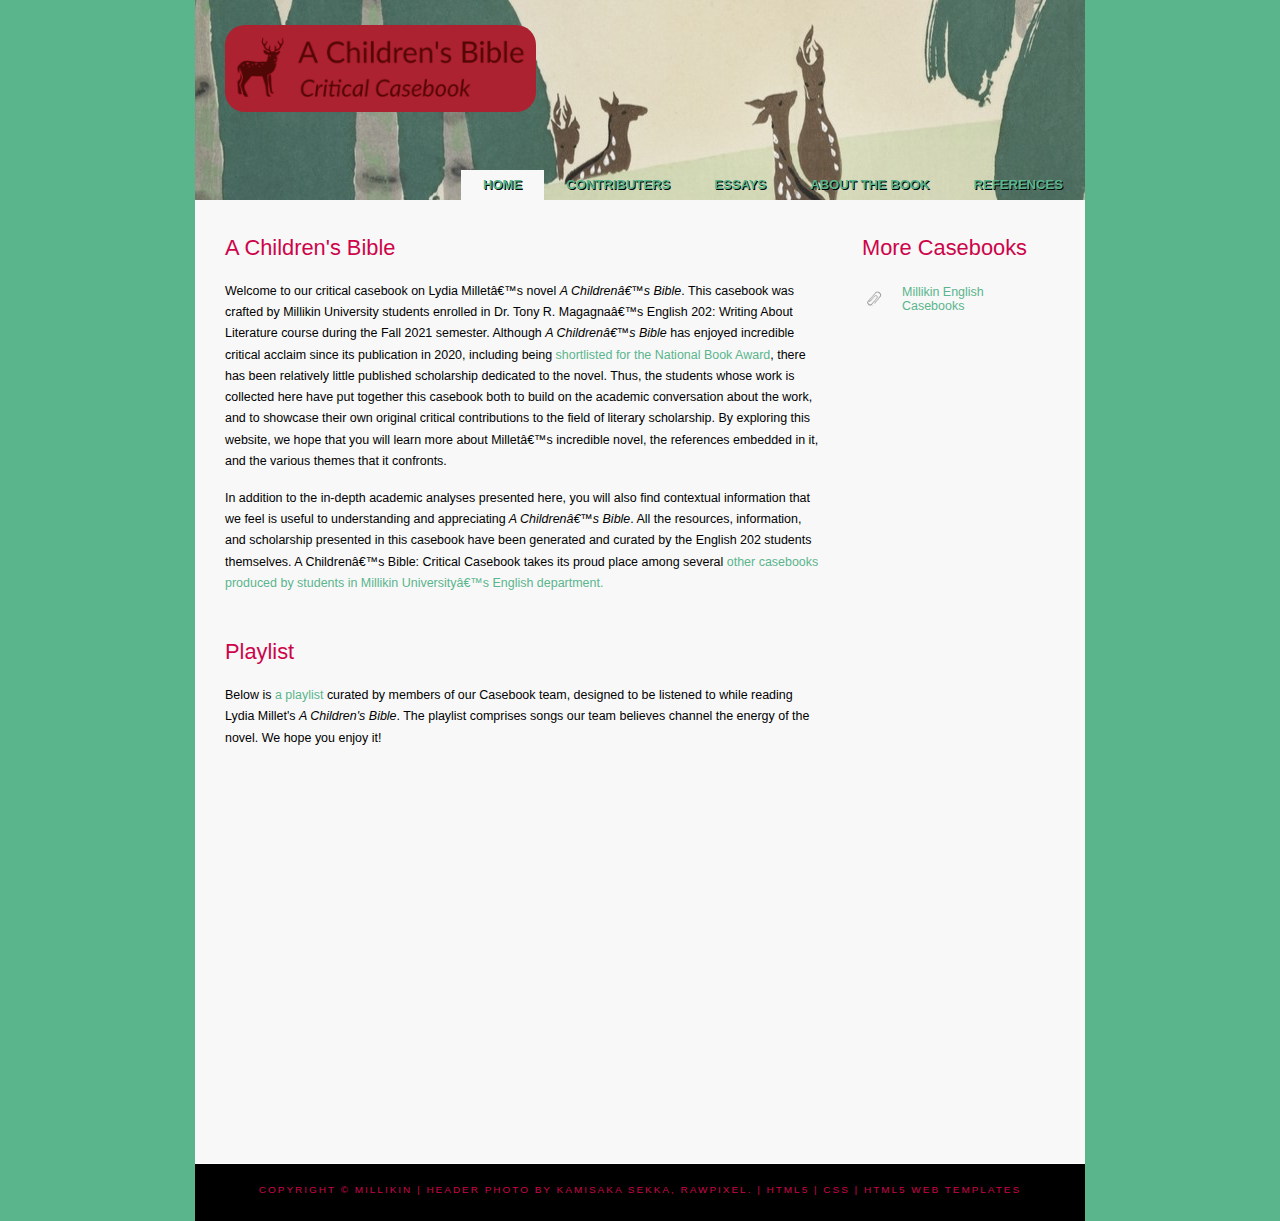
<file: index.html>
<!DOCTYPE HTML>
<html>

<head>
  <title>A Children's Bible Casebook</title>
  <meta name="description" content="A casebook about the book, A Children's Bible" />
  <meta name="keywords" content="children, casebook, bible, millet, lydia, climate change" />
  <meta http-equiv="content-type" content="text/html; charset=windows-1252" />
  <link rel="stylesheet" type="text/css" href="style/style.css" title="style" />
</head>

<body>
  <div id="main">
    <div id="header">
      <div id="logo">
        <div id="logo_text">
          <!-- class="logo_colour", allows you to change the colour of the text -->
            <img src="images/logo3.png" style="width:90%;margin-top:25px;border-radius:20px;">
          
        </div>
      </div>
      <div id="menubar">
        <ul id="menu">
          <!-- put class="selected" in the li tag for the selected page - to highlight which page you're on -->
          <li class="selected"><a href="index.html">Home</a></li>
          <li><a href="examples.html">Contributers</a></li>
          <li><a href="page.html">Essays</a></li>
          <li><a href="another_page.html">About The Book</a></li>
          <li><a href="contact.html">References</a></li>
        </ul>
      </div>
    </div>
    <div id="site_content">
      <div class="sidebar">
        <!-- insert your sidebar items here -->
        <h3 style="color: #cd044a">More Casebooks</h3>
        <ul>
          <li><a href="http://casebooks.millikinenglish.org/" target="_blank">Millikin English Casebooks</a></li>
        </ul>
      </div>
      <div id="content">
        <!-- insert the page content here -->
        <h1 style="color: #cd044a">A Children's Bible</h1>
        <p>Welcome to our critical casebook on Lydia Millet’s novel <i>A Children’s Bible</i>. This casebook was crafted by Millikin University students enrolled in Dr. Tony R. Magagna’s English 202: Writing About Literature course during the Fall 2021 semester. Although <i>A Children’s Bible</i> has enjoyed incredible critical acclaim since its publication in 2020, including being <a href="https://www.nationalbook.org/2020-national-book-awards-finalists-announced/" target="_blank">shortlisted for the National Book Award</a>, there has been relatively little published scholarship dedicated to the novel. Thus, the students whose work is collected here have put together this casebook both to build on the academic conversation about the work, and to showcase their own original critical contributions to the field of literary scholarship. By exploring this website, we hope that you will learn more about Millet’s incredible novel, the references embedded in it, and the various themes that it confronts.
</p>
        <p>In addition to the in-depth academic analyses presented here, you will also find contextual information that we feel is useful to understanding and appreciating<i> A Children’s Bible</i>. All the resources, information, and scholarship presented in this casebook have been generated and curated by the English 202 students themselves. A Children’s Bible: Critical Casebook takes its proud place among several <a href="http://casebooks.millikinenglish.org" target="_blank">other casebooks produced by students in Millikin University’s English department.</a></p>
          <br>
          <h3 style="color: #cd044a">Playlist</h3>
          <p>Below is <a href="https://open.spotify.com/playlist/5aW6RVhnXhyEakOJlLHXbF?si=a57138c862884b08">a playlist</a> curated by members of our Casebook team, designed to be listened to while reading Lydia Millet's <i>A Children's Bible</i>. The playlist comprises songs our team believes channel the energy of the novel. We hope you enjoy it!</p>
          <iframe src="https://open.spotify.com/embed/playlist/5aW6RVhnXhyEakOJlLHXbF?utm_source=generator" width="100%" height="380" frameBorder="0" allowfullscreen="" allow="autoplay; clipboard-write; encrypted-media; fullscreen; picture-in-picture"></iframe>
      </div>
    </div>
    <div id="content_footer"></div>
    <div id="footer">
      Copyright &copy; Millikin | Header photo by Kamisaka Sekka, rawpixel. | <a href="http://validator.w3.org/check?uri=referer">HTML5</a> | <a href="http://jigsaw.w3.org/css-validator/check/referer">CSS</a> | <a href="http://www.html5webtemplates.co.uk">HTML5 Web Templates</a>
    </div>
  </div>
</body>
</html>
</file>
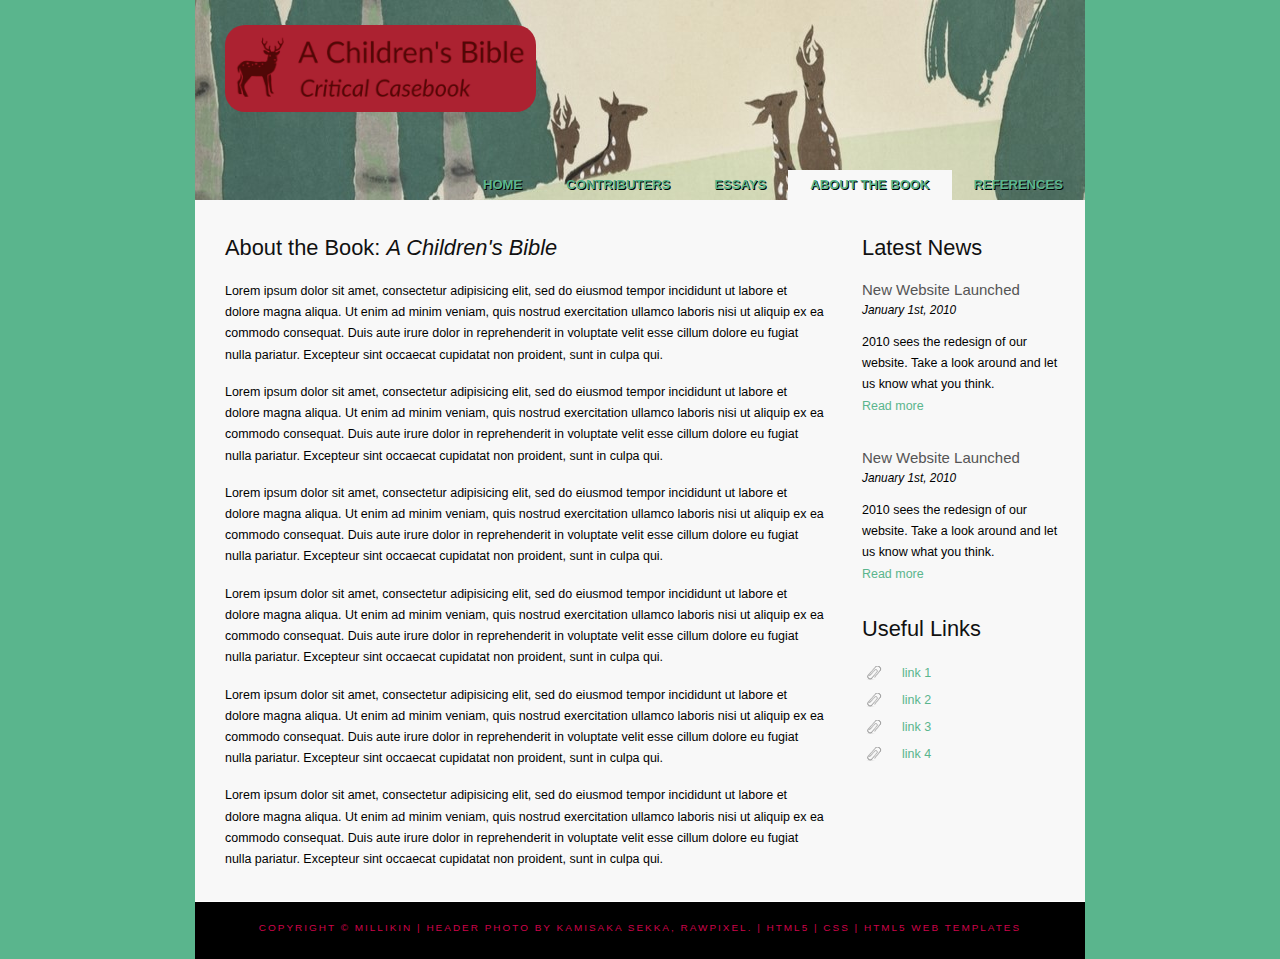
<file: another_page.html>
<!DOCTYPE HTML>
<html>

<head>
  <title>A Children's Bible Casebook</title>
  <meta name="description" content="A casebook about the book, A Children's Bible" />
  <meta name="keywords" content="children, casebook, bible, millet, lydia, climate change" />
  <meta http-equiv="content-type" content="text/html; charset=windows-1252" />
  <link rel="stylesheet" type="text/css" href="style/style.css" title="style" />
</head>

<body>
  <div id="main">
    <div id="header">
      <div id="logo">
        <div id="logo_text">
          <!-- class="logo_colour", allows you to change the colour of the text -->
          <img src="images/logo3.png" style="width:90%;margin-top:25px;border-radius:20px;">
        </div>
      </div>
      <div id="menubar">
        <ul id="menu">
          <!-- put class="selected" in the li tag for the selected page - to highlight which page you're on -->
         <li><a href="index.html">Home</a></li>
          <li><a href="examples.html">Contributers</a></li>
          <li><a href="page.html">Essays</a></li>
          <li class="selected"><a href="another_page.html">About The Book</a></li>
          <li><a href="contact.html">References</a></li>
        </ul>
      </div>
    </div>
    <div id="content_header"></div>
    <div id="site_content">
      <div class="sidebar">
        <!-- insert your sidebar items here -->
        <h3>Latest News</h3>
        <h4>New Website Launched</h4>
        <h5>January 1st, 2010</h5>
        <p>2010 sees the redesign of our website. Take a look around and let us know what you think.<br /><a href="#">Read more</a></p>
        <p></p>
        <h4>New Website Launched</h4>
        <h5>January 1st, 2010</h5>
        <p>2010 sees the redesign of our website. Take a look around and let us know what you think.<br /><a href="#">Read more</a></p>
        <h3>Useful Links</h3>
        <ul>
          <li><a href="#">link 1</a></li>
          <li><a href="#">link 2</a></li>
          <li><a href="#">link 3</a></li>
          <li><a href="#">link 4</a></li>
        </ul>
      </div>
      <div id="content">
        <!-- insert the page content here -->
        <h1>About the Book: <i>A Children's Bible</i></h1>
        <p>Lorem ipsum dolor sit amet, consectetur adipisicing elit, sed do eiusmod tempor incididunt ut labore et dolore magna aliqua. Ut enim ad minim veniam, quis nostrud exercitation ullamco laboris nisi ut aliquip ex ea commodo consequat. Duis aute irure dolor in reprehenderit in voluptate velit esse cillum dolore eu fugiat nulla pariatur. Excepteur sint occaecat cupidatat non proident, sunt in culpa qui.</p>
        <p>Lorem ipsum dolor sit amet, consectetur adipisicing elit, sed do eiusmod tempor incididunt ut labore et dolore magna aliqua. Ut enim ad minim veniam, quis nostrud exercitation ullamco laboris nisi ut aliquip ex ea commodo consequat. Duis aute irure dolor in reprehenderit in voluptate velit esse cillum dolore eu fugiat nulla pariatur. Excepteur sint occaecat cupidatat non proident, sunt in culpa qui.</p>
        <p>Lorem ipsum dolor sit amet, consectetur adipisicing elit, sed do eiusmod tempor incididunt ut labore et dolore magna aliqua. Ut enim ad minim veniam, quis nostrud exercitation ullamco laboris nisi ut aliquip ex ea commodo consequat. Duis aute irure dolor in reprehenderit in voluptate velit esse cillum dolore eu fugiat nulla pariatur. Excepteur sint occaecat cupidatat non proident, sunt in culpa qui.</p>
        <p>Lorem ipsum dolor sit amet, consectetur adipisicing elit, sed do eiusmod tempor incididunt ut labore et dolore magna aliqua. Ut enim ad minim veniam, quis nostrud exercitation ullamco laboris nisi ut aliquip ex ea commodo consequat. Duis aute irure dolor in reprehenderit in voluptate velit esse cillum dolore eu fugiat nulla pariatur. Excepteur sint occaecat cupidatat non proident, sunt in culpa qui.</p>
        <p>Lorem ipsum dolor sit amet, consectetur adipisicing elit, sed do eiusmod tempor incididunt ut labore et dolore magna aliqua. Ut enim ad minim veniam, quis nostrud exercitation ullamco laboris nisi ut aliquip ex ea commodo consequat. Duis aute irure dolor in reprehenderit in voluptate velit esse cillum dolore eu fugiat nulla pariatur. Excepteur sint occaecat cupidatat non proident, sunt in culpa qui.</p>
        <p>Lorem ipsum dolor sit amet, consectetur adipisicing elit, sed do eiusmod tempor incididunt ut labore et dolore magna aliqua. Ut enim ad minim veniam, quis nostrud exercitation ullamco laboris nisi ut aliquip ex ea commodo consequat. Duis aute irure dolor in reprehenderit in voluptate velit esse cillum dolore eu fugiat nulla pariatur. Excepteur sint occaecat cupidatat non proident, sunt in culpa qui.</p>
      </div>
    </div>
    <div id="content_footer"></div>
    <div id="footer">
      Copyright &copy; Millikin | Header photo by Kamisaka Sekka, rawpixel. | <a href="http://validator.w3.org/check?uri=referer">HTML5</a> | <a href="http://jigsaw.w3.org/css-validator/check/referer">CSS</a> | <a href="http://www.html5webtemplates.co.uk">HTML5 Web Templates</a>
    </div>
  </div>
</body>
</html>
</file>
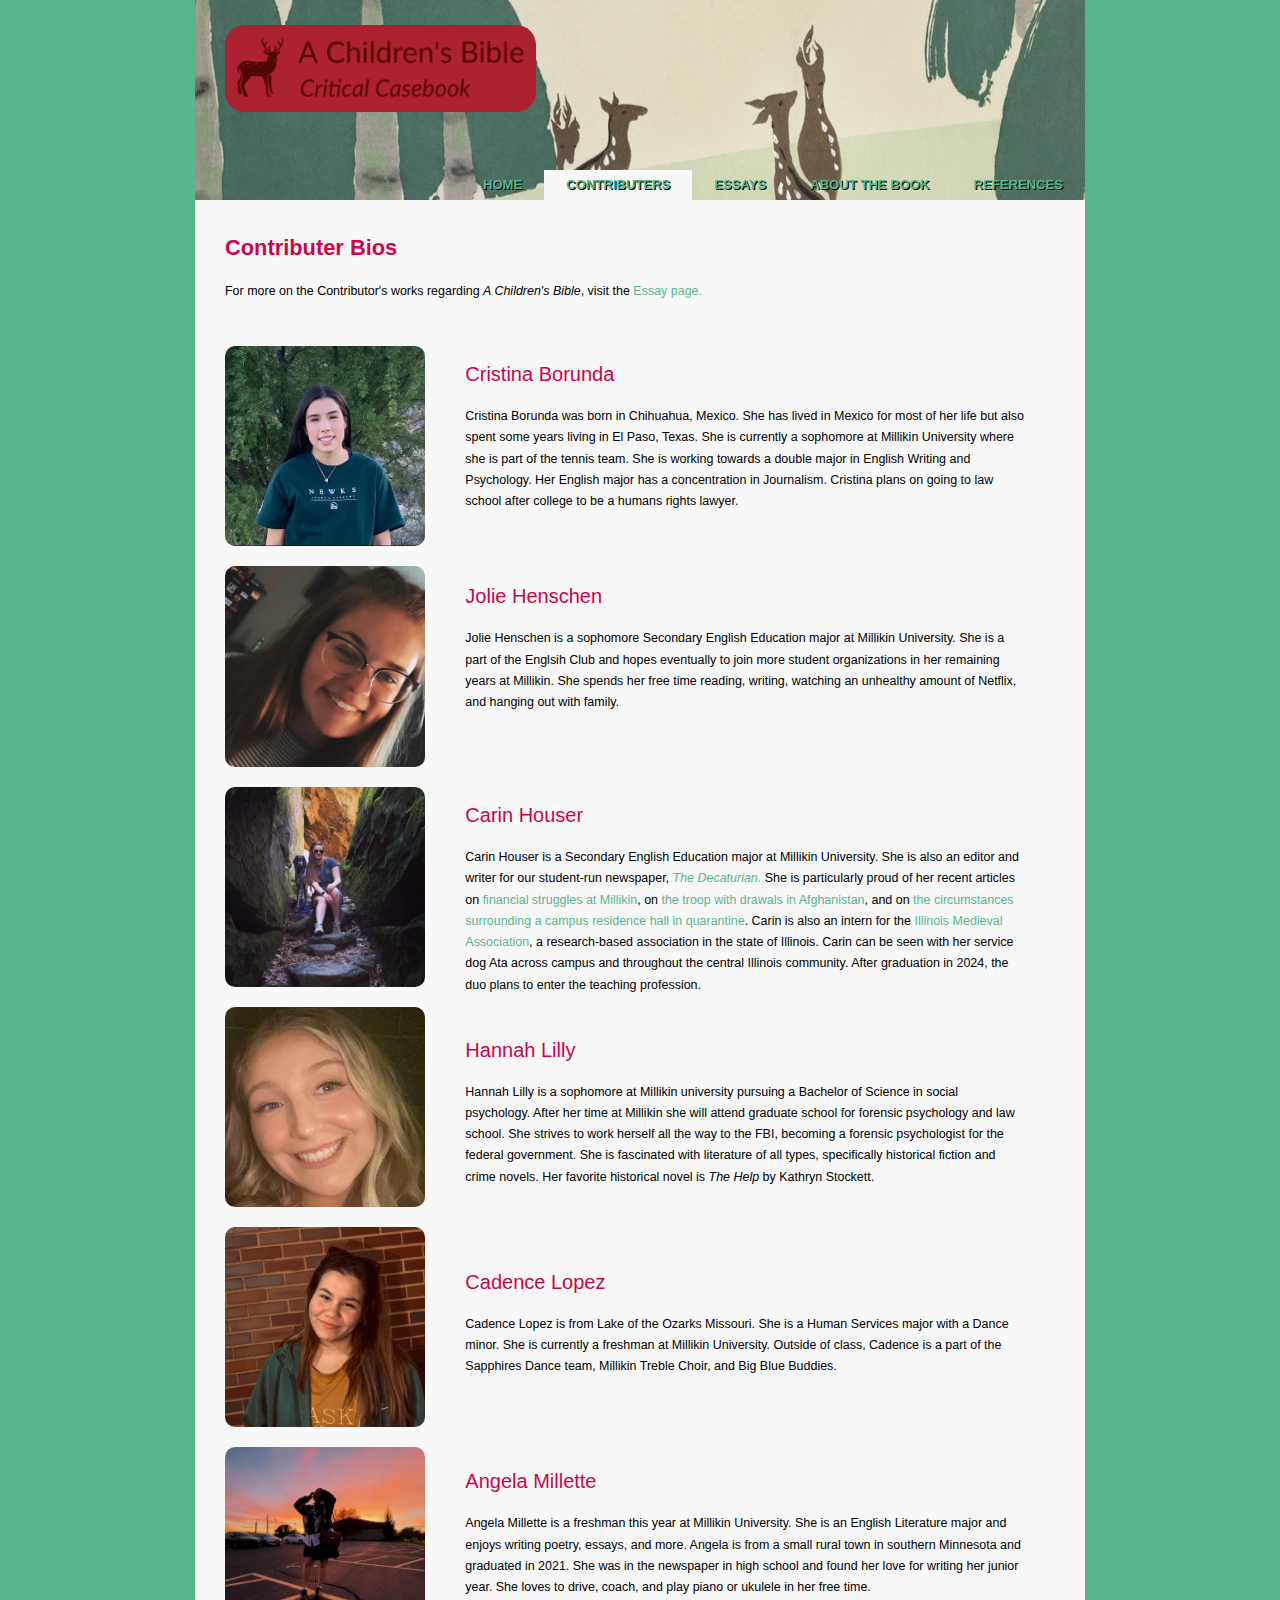
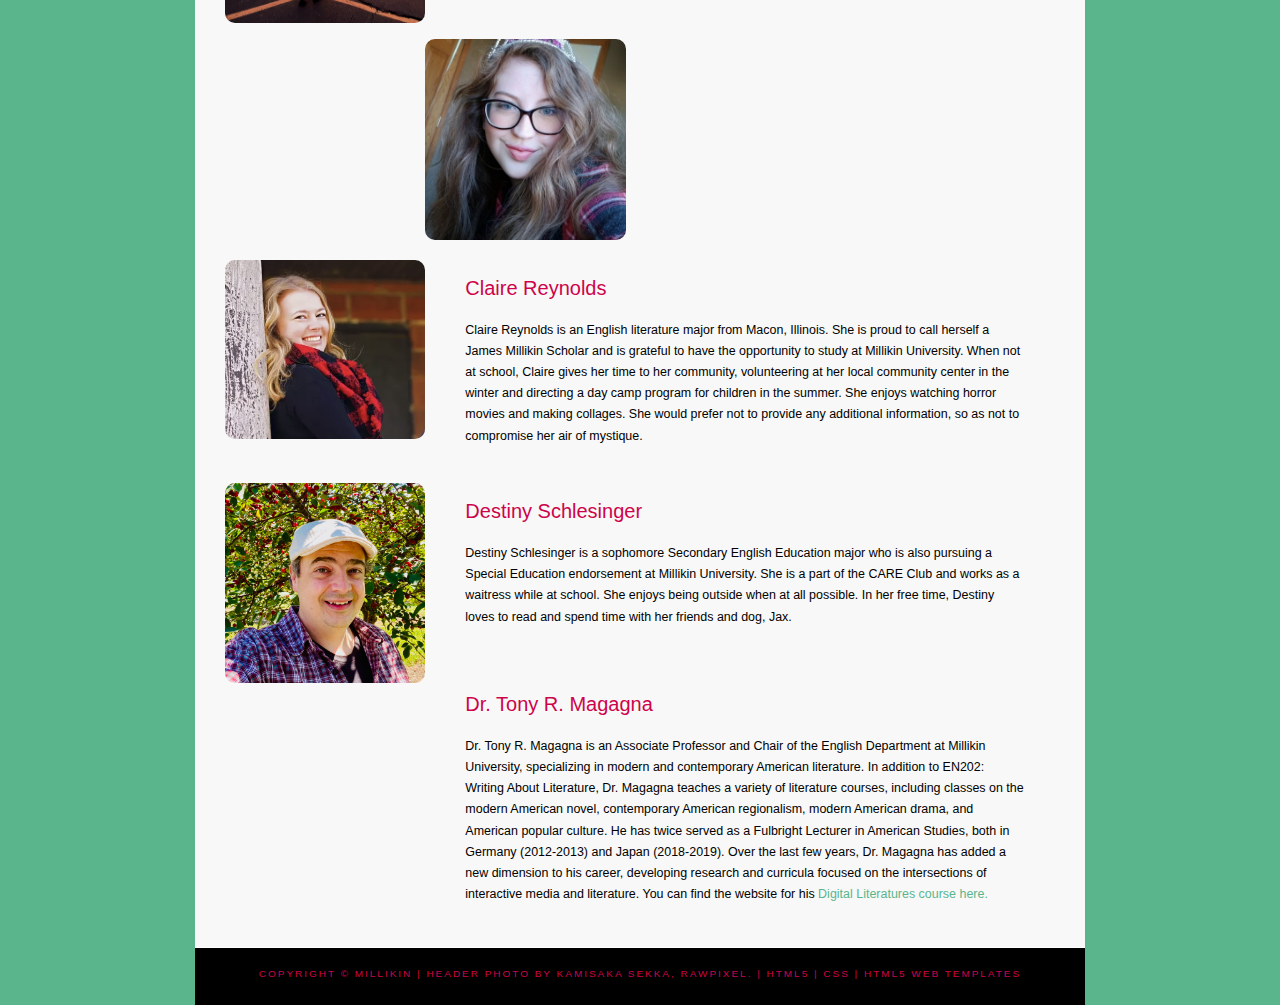
<file: examples.html>
<!DOCTYPE HTML>
<html>

<head>
  <title>A Children's Bible Casebook</title>
  <meta name="description" content="A casebook about the book, A Children's Bible" />
  <meta name="keywords" content="children, casebook, bible, millet, lydia, climate change" />
  <meta http-equiv="content-type" content="text/html; charset=windows-1252" />
  <link rel="stylesheet" type="text/css" href="style/style.css" title="style" />
</head>

<body>
  <div id="main">
    <div id="header">
      <div id="logo">
        <div id="logo_text">
          <!-- class="logo_colour", allows you to change the colour of the text -->
        <img src="images/logo3.png" style="width:90%;margin-top:25px;border-radius:20px;">
        </div>
      </div>
      <div id="menubar">
        <ul id="menu">
          <!-- put class="selected" in the li tag for the selected page - to highlight which page you're on -->
          <li><a href="index.html">Home</a></li>
          <li class="selected"><a href="examples.html">Contributers</a></li>
          <li><a href="page.html">Essays</a></li>
          <li><a href="another_page.html">About The Book</a></li>
          <li><a href="contact.html">References</a></li>
        </ul>
      </div>
    </div>
    <div id="content_header"></div>
    <div id="site_content">
        <div class="sidebar" style="width:2%"></div>
      <div id="content" style="width:90%">
        <!-- insert the page content here -->
          
        <h1 style="text-align:left;color:#cd044a"><b>Contributer Bios</b></h1>
          <p>For more on the Contributor's works regarding <I>A Children's Bible</I>, visit the <a href="page.html">Essay page.</a></p>
<br> <br>
        <img src="images/Borunda.jpeg" alt="Photo of contributer" style="width: 25%;float:left;border-radius: 10px;margin-bottom: 20px">
    <div class="textright" style="width:70%;margin-bottom: 40px;margin-top:2px"><h2 style="font-size:20px;color: #cd044a">Cristina Borunda</h2><p>Cristina Borunda was born in Chihuahua, Mexico. She has lived in Mexico for most of her life but also spent some years living in El Paso, Texas. She is currently a sophomore at Millikin University where she is part of the tennis team. She is working towards a double major in English Writing and Psychology. Her English major has a concentration in Journalism. Cristina plans on going to law school after college to be a humans rights lawyer.</p></div>
   
          <img src="images/Henschen.jpeg" alt="Photo of contributer" style="width: 25%;float:left;border-radius: 10px;margin-bottom:20px">
    <div class="textright" style="width:70%;margin-top:2px;margin-bottom:58px"><h2 style="font-size:20px;color:#cd044a">Jolie Henschen</h2><p>Jolie Henschen is a sophomore Secondary English Education major at Millikin University. She is a part of the Englsih Club and hopes eventually to join more student organizations in her remaining years at Millikin. She spends her free time reading, writing, watching an unhealthy amount of Netflix, and hanging out with family.</p></div>
   <br>
        <img src="images/Houser.jpg" alt="Photo of contributer" style="width: 25%;float:left;border-radius: 10px;margin-bottom:20px">
          <div class="textright" style="width:70%;margin-top:2px;margin-bottom:10px"><h2 style="font-size:20px;color: #cd044a">Carin Houser</h2><p>Carin Houser is a Secondary English Education major at Millikin University. She is also an editor and writer for our student-run newspaper, <a href="https://decaturian.com/staff_name/carin-houser/" target="_blank"><i>The Decaturian.</i></a> She is particularly proud of her recent articles on <a href="https://decaturian.com/news/2021/12/07/millikin-declares-financial-stringency/" target="_blank">financial struggles at Millikin</a>, on <a href="https://decaturian.com/views/2021/09/06/a-lifetime-at-war-us-troops-withdraw-from-afghanistan-ending-20-years-of-war/" target="_blank">the troop with drawals in Afghanistan</a>, and on <a href="https://decaturian.com/news/2020/09/03/residence-hall-in-quarantine/" target="_blank">the circumstances surrounding a campus residence hall in quarantine</a>. Carin is also an intern for the <a href="https://ima.wildapricot.org/" target="_blank">Illinois Medieval Association</a>, a research-based association in the state of Illinois. Carin can be seen with her service dog Ata across campus and throughout the central Illinois community. After graduation in 2024, the duo plans to enter the teaching profession. </p></div>
   <br>
          <img src="images/Lilly.png" alt="Photo of contributer" style="width: 25%;float:left;border-radius: 10px;margin-bottom:20px">
    <div class="textright" style="width:70%;margin-top:2px;margin-bottom:50px"><h2 style="font-size:20px;color:#cd044a">Hannah Lilly</h2><p>Hannah Lilly is a sophomore at Millikin university pursuing a Bachelor of Science in social psychology. After her time at Millikin she will attend graduate school for forensic psychology and law school. She strives to work herself all the way to the FBI, becoming a forensic psychologist for the federal government. She is fascinated with literature of all types, specifically historical fiction and crime novels. Her favorite historical novel is <i>The Help</i> by Kathryn Stockett.</p></div>
   <br>
          <img src="images/Lopez.jpeg" alt="Photo of contributer" style="width: 25%;float:left;border-radius: 10px;margin-bottom:20px">
    <div class="textright" style="width:70%;margin-top:2px;margin-bottom:60px"><h2 style="font-size:20px;color:#cd044a">Cadence Lopez</h2><p>Cadence Lopez is from Lake of the Ozarks Missouri. She is a Human Services major with a Dance minor. She is currently a freshman at Millikin University. Outside of class, Cadence is a part of the Sapphires Dance team, Millikin Treble Choir, and Big Blue Buddies.</p></div>
          <img src="images/Millette.png" alt="Photo of contributer" style="width: 25%;float:left;border-radius: 10px;margin-bottom:20px">
    <div class="textright" style="width:70%;margin-top:2px;margin-bottom:25px"><h2 style="font-size:20px;color:#cd044a">Angela Millette</h2><p>Angela Millette is a freshman this year at Millikin University. She is an English Literature major and enjoys writing poetry, essays, and more. Angela is from a small rural town in southern Minnesota and graduated in 2021. She was in the newspaper in high school and found her love for writing her junior year. She loves to drive, coach, and play piano or ukulele in her free time.</p></div>
          <img src="images/Reynolds.png" alt="Photo of contributer" style="width: 25%;float:left;border-radius: 10px;margin-bottom:20px">
          <div class="textright" style="width:70%;margin-top:2px;margin-bottom:20px"><h2 style="font-size:20px;color:#cd044a">Claire Reynolds</h2><p>Claire Reynolds is an English literature major from Macon, Illinois. She is proud to call herself a James Millikin Scholar and is grateful to have the opportunity to study at Millikin University. When not at school, Claire gives her time to her community, volunteering at her local community center in the winter and directing a day camp program for children in the summer. She enjoys watching horror movies and making collages. She would prefer not to provide any additional information, so as not to compromise her air of mystique.</p></div>
          <img src="images/Schlesinger.png" alt="Photo of contributer" style="width: 25%;float:left;border-radius: 10px;margin-bottom:20px">
          <div class="textright" style="width:70%;margin-top:2px;margin-bottom:32px"><h2 style="font-size:20px;color:#cd044a">Destiny Schlesinger</h2><p>Destiny Schlesinger is a sophomore Secondary English Education major who is also pursuing a Special Education endorsement at Millikin University. She is a part of the CARE Club and works as a waitress while at school. She enjoys being outside when at all possible. In her free time, Destiny loves to read and spend time with her friends and dog, Jax.</p></div>
          <img src="images/Magagna.jpeg" alt="Photo of contributer" style="width: 25%;float:left;border-radius: 10px;margin-bottom:20px">
          <div class="textright" style="width:70%;margin-top:2px;margin-bottom:10px"><h2 style="font-size:20px;color:#cd044a">Dr. Tony R. Magagna</h2><p>Dr. Tony R. Magagna is an Associate Professor and Chair of the English Department at Millikin University, specializing in modern and contemporary American literature. In addition to EN202: Writing About Literature, Dr. Magagna teaches a variety of literature courses, including classes on the modern American novel, contemporary American regionalism, modern American drama, and American popular culture. He has twice served as a Fulbright Lecturer in American Studies, both in Germany (2012-2013) and Japan (2018-2019). Over the last few years, Dr. Magagna has added a new dimension to his career, developing research and curricula focused on the intersections of interactive media and literature. You can find the website for his <a href="http://diglits.weebly.com" target="_blank">Digital Literatures course here.</a></p></div>
          
          
        </div>
    </div>
    <div id="content_footer"></div>
    <div id="footer">
      Copyright &copy; Millikin | Header photo by Kamisaka Sekka, rawpixel. | <a href="http://validator.w3.org/check?uri=referer">HTML5</a> | <a href="http://jigsaw.w3.org/css-validator/check/referer">CSS</a> | <a href="http://www.html5webtemplates.co.uk">HTML5 Web Templates</a>
    </div>
  </div>
</body>
</html>
</file>
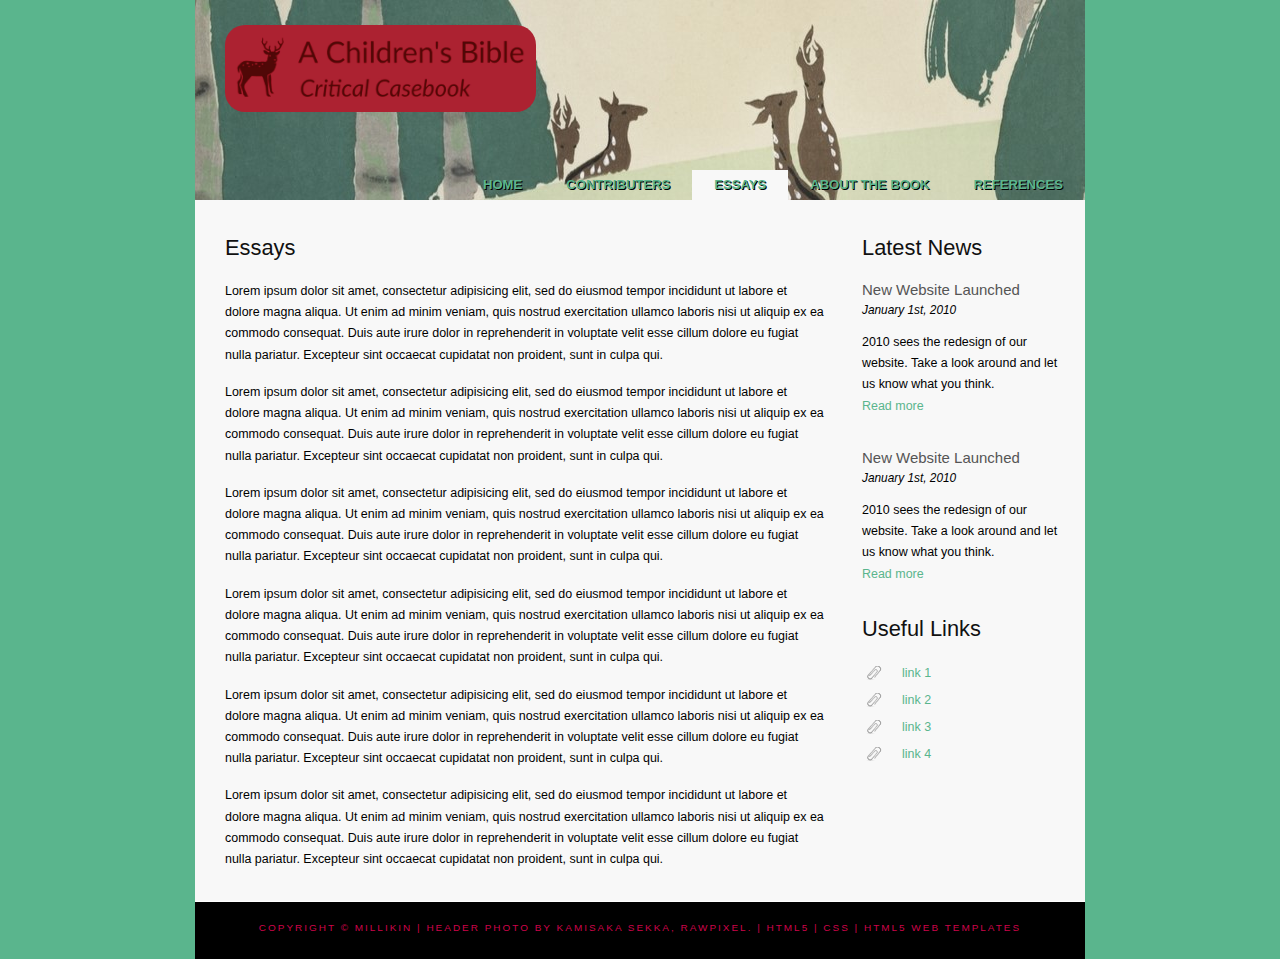
<file: page.html>
<!DOCTYPE HTML>
<html>

<head>
  <title>A Children's Bible Casebook</title>
  <meta name="description" content="A casebook about the book, A Children's Bible" />
  <meta name="keywords" content="children, casebook, bible, millet, lydia, climate change" />
  <meta http-equiv="content-type" content="text/html; charset=windows-1252" />
  <link rel="stylesheet" type="text/css" href="style/style.css" title="style" />
</head>

<body>
  <div id="main">
    <div id="header">
      <div id="logo">
        <div id="logo_text">
          <!-- class="logo_colour", allows you to change the colour of the text -->
          <img src="images/logo3.png" style="width:90%;margin-top:25px;border-radius:20px;">
        </div>
      </div>
      <div id="menubar">
        <ul id="menu">
          <!-- put class="selected" in the li tag for the selected page - to highlight which page you're on -->
          <li><a href="index.html">Home</a></li>
          <li><a href="examples.html">Contributers</a></li>
          <li class="selected"><a href="page.html">Essays</a></li>
          <li><a href="another_page.html">About The Book</a></li>
          <li><a href="contact.html">References</a></li>
        </ul>
      </div>
    </div>
    <div id="content_header"></div>
    <div id="site_content">
      <div class="sidebar">
        <!-- insert your sidebar items here -->
        <h3>Latest News</h3>
        <h4>New Website Launched</h4>
        <h5>January 1st, 2010</h5>
        <p>2010 sees the redesign of our website. Take a look around and let us know what you think.<br /><a href="#">Read more</a></p>
        <p></p>
        <h4>New Website Launched</h4>
        <h5>January 1st, 2010</h5>
        <p>2010 sees the redesign of our website. Take a look around and let us know what you think.<br /><a href="#">Read more</a></p>
        <h3>Useful Links</h3>
        <ul>
          <li><a href="#">link 1</a></li>
          <li><a href="#">link 2</a></li>
          <li><a href="#">link 3</a></li>
          <li><a href="#">link 4</a></li>
        </ul>
      </div>
      <div id="content">
        <!-- insert the page content here -->
        <h1>Essays</h1>
        <p>Lorem ipsum dolor sit amet, consectetur adipisicing elit, sed do eiusmod tempor incididunt ut labore et dolore magna aliqua. Ut enim ad minim veniam, quis nostrud exercitation ullamco laboris nisi ut aliquip ex ea commodo consequat. Duis aute irure dolor in reprehenderit in voluptate velit esse cillum dolore eu fugiat nulla pariatur. Excepteur sint occaecat cupidatat non proident, sunt in culpa qui.</p>
        <p>Lorem ipsum dolor sit amet, consectetur adipisicing elit, sed do eiusmod tempor incididunt ut labore et dolore magna aliqua. Ut enim ad minim veniam, quis nostrud exercitation ullamco laboris nisi ut aliquip ex ea commodo consequat. Duis aute irure dolor in reprehenderit in voluptate velit esse cillum dolore eu fugiat nulla pariatur. Excepteur sint occaecat cupidatat non proident, sunt in culpa qui.</p>
        <p>Lorem ipsum dolor sit amet, consectetur adipisicing elit, sed do eiusmod tempor incididunt ut labore et dolore magna aliqua. Ut enim ad minim veniam, quis nostrud exercitation ullamco laboris nisi ut aliquip ex ea commodo consequat. Duis aute irure dolor in reprehenderit in voluptate velit esse cillum dolore eu fugiat nulla pariatur. Excepteur sint occaecat cupidatat non proident, sunt in culpa qui.</p>
        <p>Lorem ipsum dolor sit amet, consectetur adipisicing elit, sed do eiusmod tempor incididunt ut labore et dolore magna aliqua. Ut enim ad minim veniam, quis nostrud exercitation ullamco laboris nisi ut aliquip ex ea commodo consequat. Duis aute irure dolor in reprehenderit in voluptate velit esse cillum dolore eu fugiat nulla pariatur. Excepteur sint occaecat cupidatat non proident, sunt in culpa qui.</p>
        <p>Lorem ipsum dolor sit amet, consectetur adipisicing elit, sed do eiusmod tempor incididunt ut labore et dolore magna aliqua. Ut enim ad minim veniam, quis nostrud exercitation ullamco laboris nisi ut aliquip ex ea commodo consequat. Duis aute irure dolor in reprehenderit in voluptate velit esse cillum dolore eu fugiat nulla pariatur. Excepteur sint occaecat cupidatat non proident, sunt in culpa qui.</p>
        <p>Lorem ipsum dolor sit amet, consectetur adipisicing elit, sed do eiusmod tempor incididunt ut labore et dolore magna aliqua. Ut enim ad minim veniam, quis nostrud exercitation ullamco laboris nisi ut aliquip ex ea commodo consequat. Duis aute irure dolor in reprehenderit in voluptate velit esse cillum dolore eu fugiat nulla pariatur. Excepteur sint occaecat cupidatat non proident, sunt in culpa qui.</p>
      </div>
    </div>
    <div id="content_footer"></div>
    <div id="footer">
     Copyright &copy; Millikin | Header photo by Kamisaka Sekka, rawpixel. | <a href="http://validator.w3.org/check?uri=referer">HTML5</a> | <a href="http://jigsaw.w3.org/css-validator/check/referer">CSS</a> | <a href="http://www.html5webtemplates.co.uk">HTML5 Web Templates</a>
    </div>
  </div>
</body>
</html>
</file>
<file: style/style.css>
html
{ height: 100%;}

*
{ margin: 0;
  padding: 0;}

body
{ font: normal .78em arial, sans-serif;
  background: #5ab58d;
  color: black;}

p
{ padding: 0 0 16px 0;
  line-height: 1.7em;}

img
{ border: 0;}

h1, h2, h3, h4, h5, h6 
{ font: normal 175% 'century gothic', arial, sans-serif;
  color: #111;
  margin: 0 0 15px 0;
  padding: 15px 0 5px 0;}

h2
{ font: normal 175% 'century gothic', arial, sans-serif;
  color: #444;}

h4, h5, h6
{ margin: 0;
  padding: 0 0 5px 0;
  font: normal 120% arial, sans-serif;
  color: #555;}

h5, h6
{ font: italic 95% arial, sans-serif;
  padding: 0 0 15px 0;
  color: #000;}

h6
{ color: #888;}

a, a:hover
{ outline: none;
  color: #111;
  text-decoration: underline;}

a:hover
{ text-decoration: none;}

blockquote
{ margin: 20px 0 20px 0; 
  padding: 10px 20px 0 20px;
  border: 1px solid #E5E5DB;
  background: #F5F5F1;}

ul
{ margin: 2px 0 22px 17px;}

ul li
{ list-style-type: circle;
  margin: 0 0 6px 0; 
  padding: 0 0 4px 5px;}

ol
{ margin: 8px 0 22px 20px;}

ol li
{ margin: 0 0 11px 0;}

#main, #header, #logo, #menubar, #site_content, #footer
{ margin-left: auto; 
  margin-right: auto;}

#main
{ width: 910px;
  background: #5ab58d repeat-y;}

#header
{ width: 890px;
  background: url(back.png) repeat-x;}

#logo
{ width: 890px;
  position: relative;
  height: 200px;
  background: url("deerheader.jpg") no-repeat;}

#logo #logo_text 
{ position: absolute; 
  top: 0px;
  left: 30px;}

#logo h1, #logo h2
{ font: normal 300% 'century gothic', arial, sans-serif;
  border-bottom: 0;
  text-transform: none;
  margin: 0;}

#logo_text h1, #logo_text h1 a, #logo_text h1 a:hover 
{ padding: 10px 0 0 0;
  color: #FFF;
  letter-spacing: 0.1em;
  text-decoration: none;}

#logo_text h1 a .logo_colour
{ color: #5ab58d;}

#logo_text h2
{ font-size: 130%;
  padding: 0;
  color: #5ab58d;}

#menubar
{ width: 890px;
  height: 35px;
  padding: 8px 0 0 0;
  margin: -45px 0 0 0;
  position: relative;
  z-index: 1;
  float: right;
font-weight:bolder} 

ul#menu
{ float: right;
  margin: 0;}

ul#menu li
{ float: left;
  margin: 5px 0 0 0;
  padding: 0 0 0 6px;
  list-style: none;}

ul#menu li a
{ letter-spacing: 0em;
  font: normal 105% arial, sans-serif;
  text-transform: uppercase;
  display: block; 
  float: left; 
  height: 20px;
  text-decoration: none; 
  padding: 9px 22px 5px 16px;
  text-align: center;
  color: #5ab58d;
  border: 0;
text-shadow: 1px 1px black;
font-weight:bolder} 

ul#menu li.selected a
{ height: 25px;
  color: #5ab58d;
  padding: 7px 22px 5px 16px;}

ul#menu li.selected
{ margin: 7px 0 0 0;
  background: #F8F8F8;}

ul#menu li a:hover
{ color: #cd044a;}

#site_content
{ width: 890px;
  overflow: hidden;
  background: #F8F8F8;} 

.sidebar
{ float: right;
  width: 198px;
  padding: 20px 25px 15px 15px;}

.sidebar ul
{ width: 178px; 
  padding: 4px 0 0 0; 
  margin: 4px 0 30px 0;}

.sidebar li
{ list-style: none; 
  padding: 0 0 7px 0; }

.sidebar li a, .sidebar li a:hover
{ padding: 0 0 0 40px;
  display: block;
  background: transparent url(link.png) no-repeat left center;} 

.sidebar li a.selected
{ color: #444;
  text-decoration: none;} 

#content
{ text-align: left;
  width: 600px;
  float: left;
  padding: 20px 0 15px 30px;}

#content ul
{ margin: 2px 0 22px 0px;}

#content ul li
{ list-style-type: none;
  background: url(bullet.png) no-repeat;
  margin: 0 0 6px 0; 
  padding: 0 0 4px 25px;
  line-height: 1.5em;}

#footer
{ width: 890px;
  height: 33px;
  padding: 20px 0 4px 0;
  text-align: center; 
  background: black;
  color: #cd044a;
  border-top: 1px solid #FFF;
  letter-spacing: 0.2em;
  text-transform: uppercase;
  font-size: 80%;}

#footer a
{ color: #cd044a;
  text-decoration: none;}

#footer a:hover
{ color: #FFF;
  text-decoration: none;}

.search
{ color: #5D5D5D; 
  border: 1px solid #BBB; 
  width: 134px; 
  padding: 4px; 
  font: 100% arial, sans-serif;}

#colours
{ height: 0px;
  text-align: right;
  padding: 66px 16px 0px 300px;}
  
.form_settings
{ margin: 15px 0 0 0;}

.form_settings p
{ padding: 0 0 4px 0;}

.form_settings span
{ float: left; 
  width: 200px; 
  text-align: left;}
  
.form_settings input, .form_settings textarea
{ padding: 5px; 
  width: 299px; 
  font: 100% arial; 
  border: 1px solid #E5E5E5; 
  background: #5ab58d; 
  color: #555;}
  
.form_settings .submit
{ font: 100% arial; 
  border: 1px solid; 
  width: 99px; 
  margin: 0 0 0 212px; 
  height: 33px;
  padding: 2px 0 3px 0;
  cursor: pointer; 
  background: #555; 
  color: #FFF;}

.form_settings textarea, .form_settings select
{ font: 100% arial; 
  width: 299px;}

.form_settings select
{ width: 310px;}

.form_settings .checkbox
{ margin: 4px 0; 
  padding: 0; 
  width: 14px;
  border: 0;
  background: none;}

table
{ margin: 10px 0 30px 0;}

table tr th, table tr td
{ background: #333;
  color: #FFF;
  padding: 7px 4px;
  text-align: left;}
  
table tr td
{ background: #5ab58d;
  color: #555;
  border-top: 1px solid #FFF;}

.textright {text-align: left; width: 60%;float: right;margin-top: 20px;}

.textleft {float:left;width: 60%; text-align: left;}

.collapsible {
  background-color: #5ab58d;
  color: white;
  cursor: pointer;
  padding: 18px;
  width: 100%;
  border: none;
  text-align: left;
  outline: none;
  font-size: 15px;}

/* Add a background color to the button if it is clicked on (add the .active class with JS), and when you move the mouse over it (hover) */
.active, .collapsible:hover {
  background-color: #cd044a;}

/* Style the collapsible content. Note: hidden by default */
.content {
  padding: 0 18px;
  display: none;
  overflow: hidden;
  background-color: #f1f1f1;}

a:link {
  color: #5ab58d;
  background-color: transparent;
  text-decoration: none;}
a:visited {
  color: #5ab58d;
  background-color: transparent;
  text-decoration: none;}
a:hover {
  color: #cd044a;
  background-color: transparent;
  text-decoration: underline;}
a:active {
  color: #cd044a;
  background-color: transparent;
  text-decoration: underline;}
</file>
